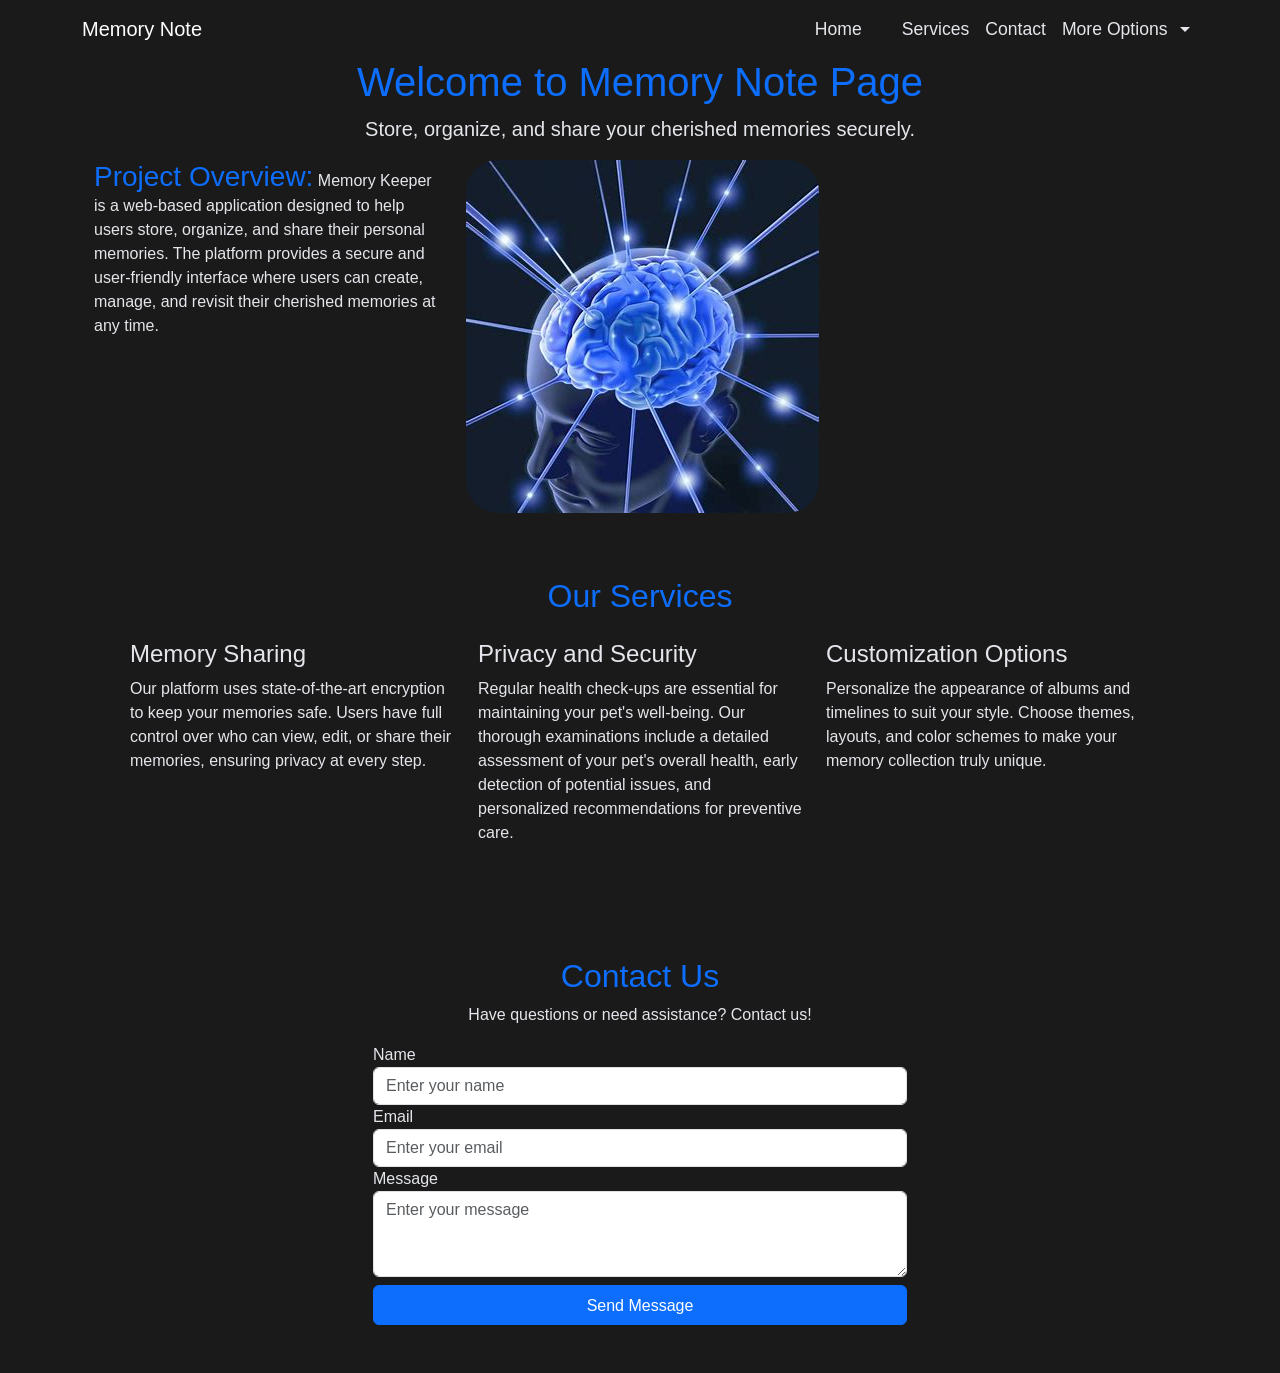
<file: templates/landing page.html>
<!-- [base64]
the updated code -->

<!-- templates/base.html -->
<!DOCTYPE html>
<html lang="en">

<head>
  <meta charset="UTF-8">
  <meta name="viewport" content="width=device-width, initial-scale=1.0">
  <title>landingpage</title>
  <link rel="icon" href="../static/uploads/icon-logo.png" type="img">
  <link rel="stylesheet" href="../static/web_and_share_css/bootstrap.min.css"> <!-- Link to Bootstrap CSS file -->
  <link rel="stylesheet" href="../static/web_and_share_css/bootstrap.min.css.map"> <!-- Link to Bootstrap CSS file -->
  <link rel="stylesheet" href="../static/home.css">
  <link rel="stylesheet" href="../static/home_header.css">
  <link rel="stylesheet" href="../static/home_divide.css">
  <link rel="stylesheet" href="../static/home_search.css">
  <!-- <link rel="stylesheet" href="../static//web_and_share_css/landingpage.css"> -->
  <link rel="stylesheet" href="https://cdnjs.cloudflare.com/ajax/libs/font-awesome/6.0.0-beta3/css/all.min.css">
</head>

<body>
  <!--  <header class="bg-gradient"> -->
    <nav class="navbar navbar-expand-lg navbar-dark ">
      <div class="container">
        <a class="navbar-brand" href="/web-page">Memory Note</a>
        <button class="navbar-toggler" type="button" data-toggle="collapse" data-target="#navbarNav"
          aria-controls="navbarNav" aria-expanded="false" aria-label="Toggle navigation">
          <span class="navbar-toggler-icon"></span>
        </button>
        <div class="collapse navbar-collapse" id="navbarNav">
          <ul class="navbar-nav ms-auto">
            <li class="nav-item active mx-4">
              <a class="nav-link" href="/">Home</a>
            </li>
            <li class="nav-item">
              <a class="nav-link" href="#services">Services</a>
            </li>
            <li class="nav-item">
              <a class="nav-link" href="#contact">Contact</a>
            </li>
            <li class="nav-item dropdown">
              <a class="nav-link dropdown-toggle" href="#" id="navbarDropdown" role="button" data-toggle="dropdown"
                aria-haspopup="true" aria-expanded="false">
                More Options
              </a>
              <div class="dropdown-menu" aria-labelledby="navbarDropdown">
                <a class="dropdown-item" href="/register">Login</a>
                <a class="dropdown-item" href="/login">Register</a>
                <div class="dropdown-divider"></div>
                <a class="dropdown-item" href="#">Help Center</a>
              </div>
            </li>
          </ul>
        </div>
      </div>
    </nav>
  </header>

  <!-- navbar section ---------->
  <!-- <nav class="navbar navbar-expand-lg bg-white ">
    <div class="container-fluid ">
      <a class="navbar-brand text-primary" href="#Memory Keeper">Memory Keeper</a>
      <button class="navbar-toggler" type="button" data-bs-toggle="collapse" data-bs-target="#navbarSupportedContent"
        aria-controls="navbarSupportedContent" aria-expanded="false" aria-label="Toggle navigation">
        <span class="navbar-toggler-icon"></span>
      </button>
      <div class="collapse navbar-collapse" id="navbarSupportedContent">
        <ul class="navbar-nav me-auto mb-2 mb-lg-0">
           <li class="nav-item">
                <a class="nav-link active" aria-current="page" href="#">Home</a>
              </li> -->
  <!-- <li class="nav-item">
            <a class="nav-link active" aria-current="page" href="login.html">Login</a>
          </li> -->

  <!-- <li class="nav-item">
            <a class="nav-link active" aria-current="page" href="register.html">Register</a>
          </li> -->
  <!-- <li class="nav-item">
            <a class="nav-link active" aria-current="page" href="#services">Services</a>
          </li> -->
  <!-- <li class="nav-item">
            <a class="nav-link active" aria-current="page" href="#Contact">Contact</a>
          </li> -->
  <!-- <li class="nav-item">
                <a class="nav-link Active" href="#">Link</a>
              </li> -->
  <!-- <li class="nav-item dropdown">
                <a class="nav-link dropdown-toggle" href="#" role="button" data-bs-toggle="dropdown" aria-expanded="false">
                  Dropdown
                </a>
                <ul class="dropdown-menu">
                  <li><a class="dropdown-item" href="#">Action</a></li>
                  <li><a class="dropdown-item" href="#">Another action</a></li>
                  <li><hr class="dropdown-divider"></li>
                  <li><a class="dropdown-item" href="#">Something else here</a></li>
                </ul>
              </li> -->
  <!-- 
        </ul>
        <form class="d-flex" role="search">
          <input class="form-control me-2" type="search" placeholder="Search" aria-label="Search">
          <button class="btn btn-outline-success text-primary" type="submit">Search</button>
        </form>
      </div>
    </div>
  </nav> -->

  <!-- navbar section end ---------->


  <div class="container">
    <div class="row">
      <div class="col-12">
        <div class="header">
          <h1 class="h1 text-center  text-primary  ali" id="MemoryKeeper">Welcome to Memory Note Page</h1>
          <p class="lead text-center">Store, organize, and share your cherished memories securely.</p>
        </div>



        <!-- home section ------>
        <div class="container ">
          <div class="row  home ">

            <div class="col-6 col-sm-4 memo"><span class="text-primary h3">Project Overview:</span>

              Memory Keeper is a web-based application designed to help users store, organize, and share their personal
              memories. The platform provides a secure and user-friendly interface where users can create, manage, and
              revisit
              their cherished memories at any time.
            </div>


            <div class="col-6 col-sm-4">
              <img src="../static/web_images/download.jfif " alt="img meomory" class=" pic  rounded-5">
            </div>
          </div>
        </div>


        <!-- Services Section -->
        <div class="container  p-5 " id="services">
          <h2 class="text-center py-3 text-primary">Our Services</h2>
          <div class="row ">
            <div class="col-lg-4">
              <h4>Memory Sharing</h4>
              <p class="justify-content-center">Our platform uses state-of-the-art encryption to keep your memories
                safe.
                Users have full control over who can view, edit, or share their memories, ensuring privacy at every
                step.

              </p>
            </div>
            <div class="col-lg-4">
              <h4>Privacy and Security</h4>
              <p>Regular health check-ups are essential for maintaining your pet's well-being. Our thorough examinations
                include a detailed assessment of your pet's overall health, early detection of potential issues, and
                personalized recommendations for preventive care.</p>
            </div>
            <div class="col-lg-4">
              <h4>Customization Options</h4>
              <p>Personalize the appearance of albums and timelines to suit your style. Choose themes, layouts, and
                color
                schemes to make your memory collection truly unique.</p>
            </div>
          </div>
        </div>


        <!-- Contact Section -->
        <div class="container py-5" id="Contact">
          <h2 class="text-center text-primary">Contact Us</h2>
          <p class="text-center">Have questions or need assistance? Contact us!</p>
          <div class="row justify-content-center">
            <div class="col-lg-6">
              <form>
                <div class="form-group">
                  <label for="name">Name</label>
                  <input type="text" class="form-control" id="name" name="name" placeholder="Enter your name"
                    autocomplete="name">
                </div>
                <div class="form-group">
                  <label for="email">Email</label>
                  <input type="email" class="form-control" id="email" name="email" placeholder="Enter your email"
                    autocomplete="email">
                </div>
                <div class="form-group">
                  <label for="message">Message</label>
                  <textarea class="form-control" id="message" name="message" rows="3" placeholder="Enter your message"
                    autocomplete="off"></textarea>
                </div>
                <button type="submit" class="btn btn-primary w-100 pt-2 mt-2">Send Message</button>
              </form>
            </div>
          </div>
        </div>

        <!-- JavaScript to handle modal and dropdown -->
        <script src="../static/home.js"></script>
        <script src="../static/search.js"></script>
</body>

</html>
</file>
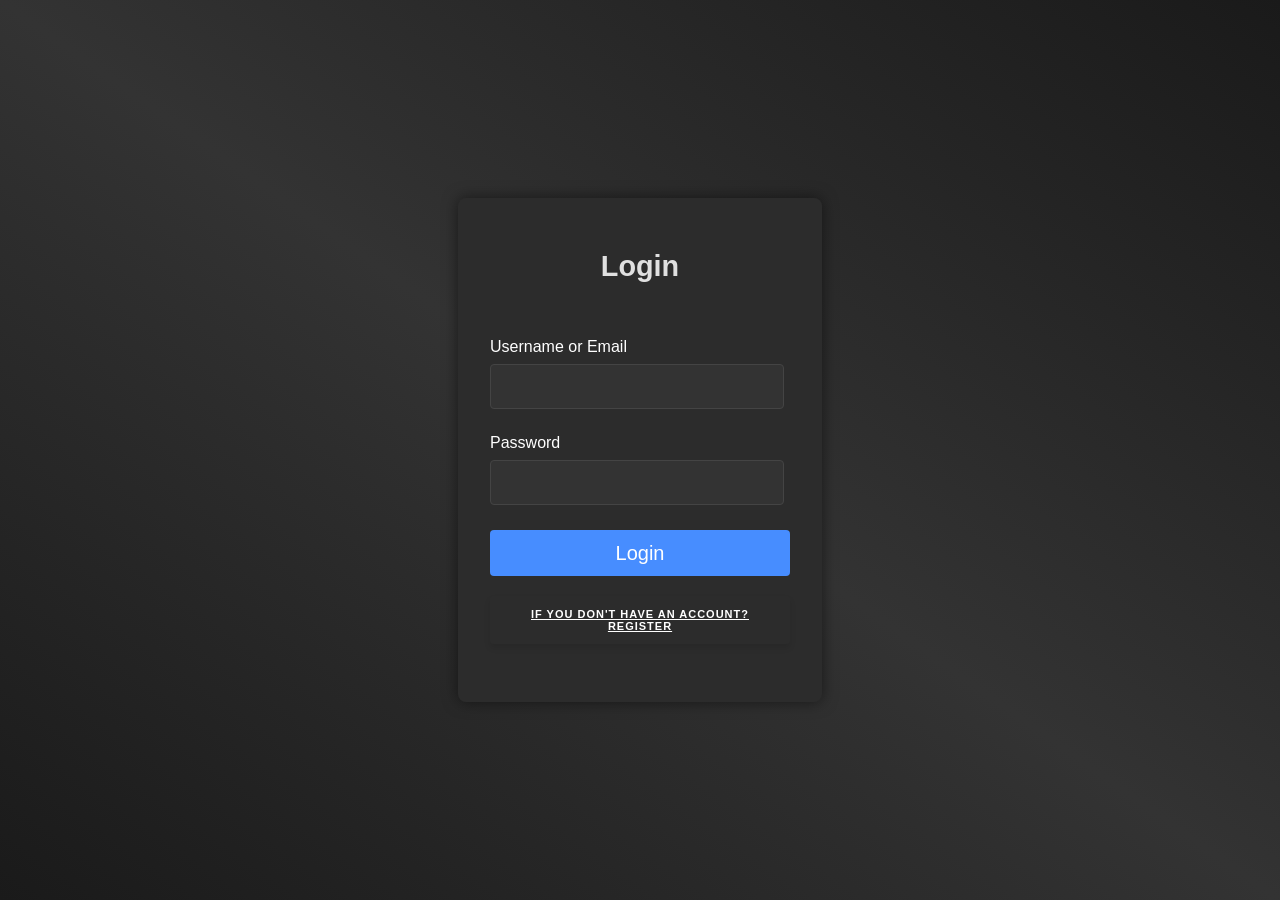
<file: templates/login.html>
<!DOCTYPE html>
<html lang="en">
<head>
    <meta charset="UTF-8">
    <meta name="viewport" content="width=device-width, initial-scale=1.0">
    <title>Login</title>
    <link rel="icon" href="../static/uploads/icon-logo.png" type="img">
    <link rel="stylesheet" href="../static/login.css">
</head>
<body>
    <div class="login-container">
        <h1>Login</h1>
        <form id="loginForm" action="/login" method="POST">
            <div class="input-group">
                <label for="username">Username or Email</label>
                <input type="text" id="username" name="username" required>
            </div>
            <div class="input-group">
                <label for="password">Password</label>
                <input type="password" id="password" name="password" required>
            </div>
            <button type="submit" id="login">Login</button>
        </form>
        <div class="register-button">
            <a href="/register" id="registerButton">If you don't have an account? Register</a>
        </div>
        <p id="error" style="color: red; text-align: center;"></p>
    </div>
    <script src="../static/login.js"></script>
</body>
</html>
</file>
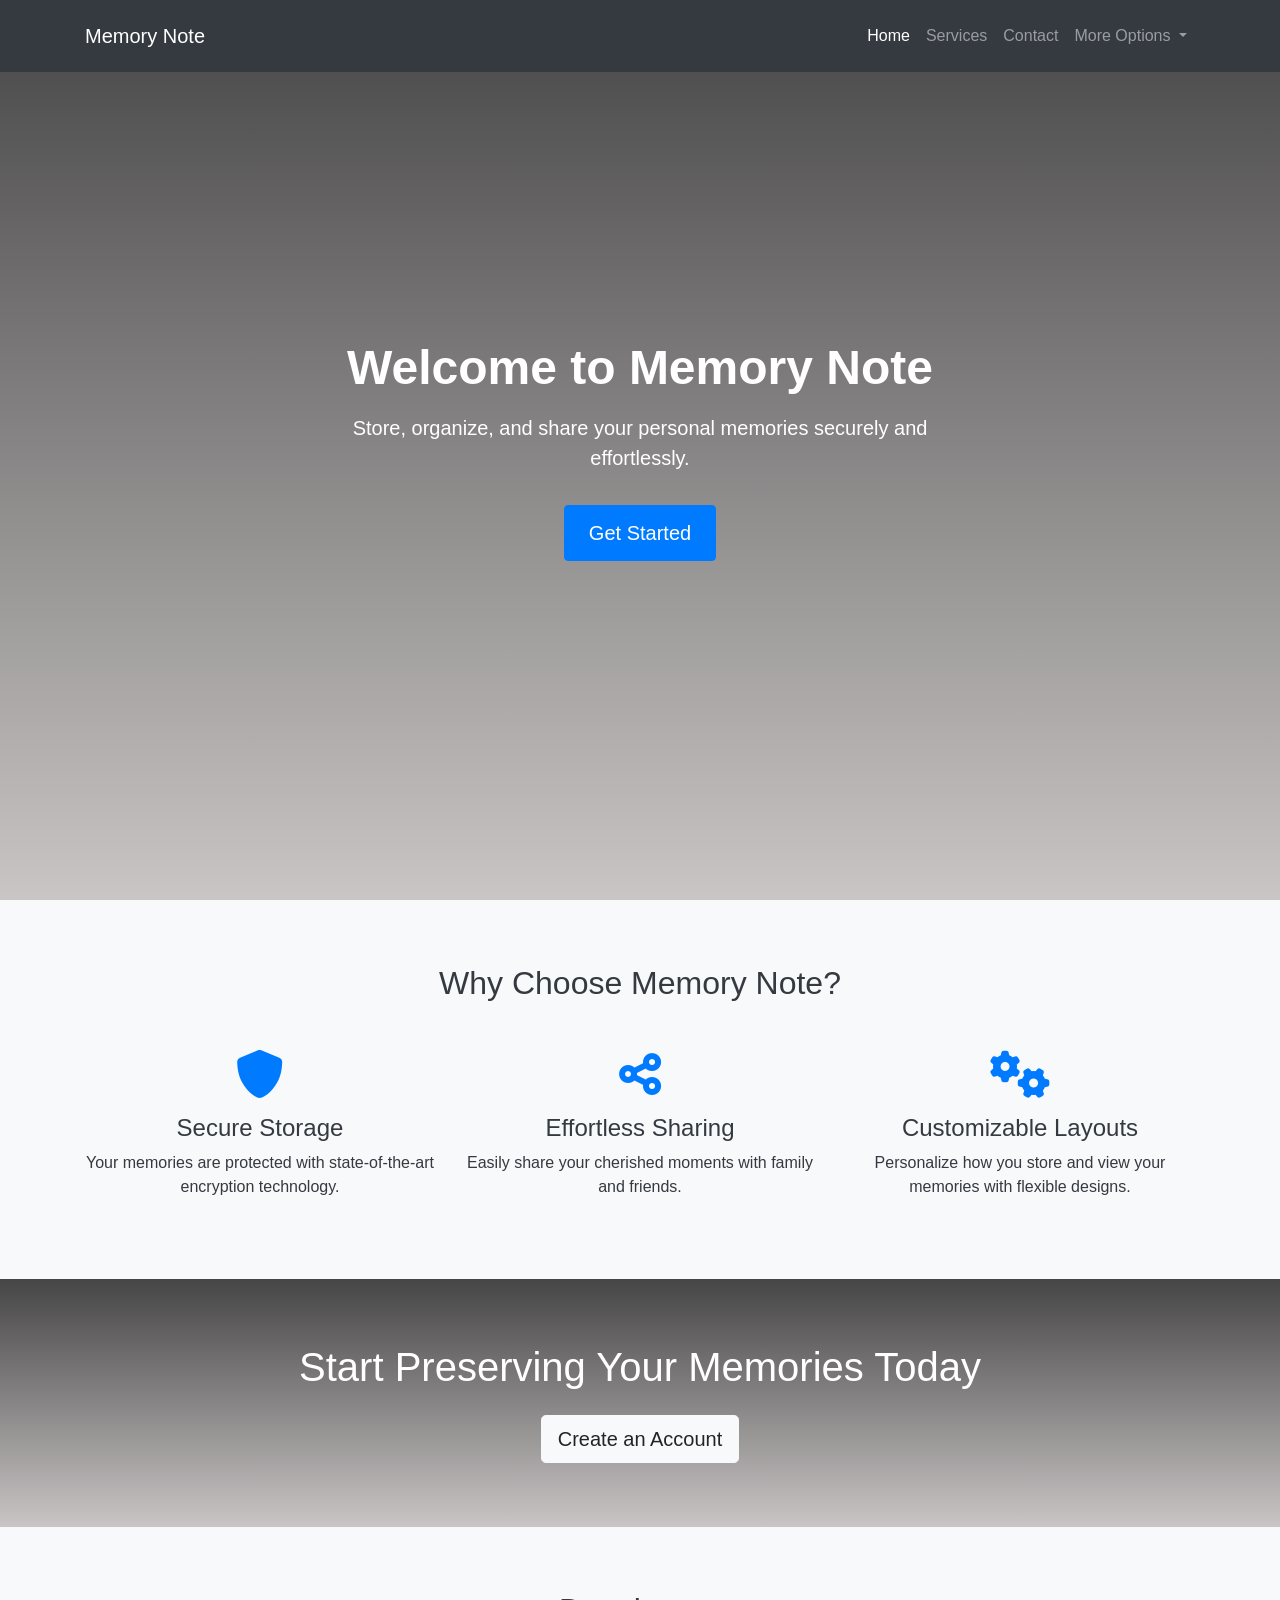
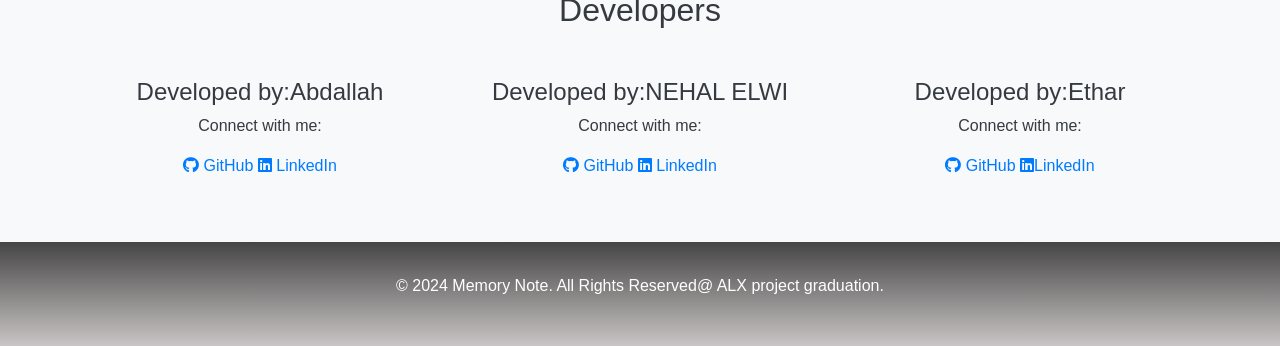
<file: templates/MemoryNotewebpage.html>
<!DOCTYPE html>
<html lang="en">

<head>
    <meta charset="UTF-8">
    <meta name="viewport" content="width=device-width, initial-scale=1.0">
    <title>MemoryNotewebpage</title>
    <link rel="icon" href="../static/uploads/icon-logo.png" type="img">
    <link rel="stylesheet" href="https://stackpath.bootstrapcdn.com/bootstrap/4.5.2/css/bootstrap.min.css">
    <link rel="stylesheet" href="https://cdnjs.cloudflare.com/ajax/libs/font-awesome/6.0.0-beta3/css/all.min.css">
    <link rel="stylesheet" href="../static/web_and_share_css/MemoryNotewebpage.css">

</head>

<body>
    <!-- Navigation Bar -->
    <header class="bg-gradient">
        <nav class="navbar navbar-expand-lg navbar-dark bg-dark p-3">
            <div class="container">
                <a class="navbar-brand" href="/web-page">Memory Note</a>
                <button class="navbar-toggler" type="button" data-toggle="collapse" data-target="#navbarNav"
                    aria-controls="navbarNav" aria-expanded="false" aria-label="Toggle navigation">
                    <span class="navbar-toggler-icon"></span>
                </button>
                <div class="collapse navbar-collapse" id="navbarNav">
                    <ul class="navbar-nav ml-auto">
                        <li class="nav-item active">
                            <a class="nav-link" href="/home">Home</a>
                        </li>
                        <li class="nav-item">
                            <a class="nav-link" href="#features">Services</a>
                        </li>
                        <li class="nav-item">
                            <a class="nav-link" href="/web-page#contact">Contact</a>
                        </li>
                        <li class="nav-item dropdown">
                            <a class="nav-link dropdown-toggle" href="#" id="navbarDropdown" role="button"
                                data-toggle="dropdown" aria-haspopup="true" aria-expanded="false">
                                More Options
                            </a>
                            <div class="dropdown-menu" aria-labelledby="navbarDropdown">
                                <a class="dropdown-item" href="/login">Login</a>
                                <a class="dropdown-item" href="/register">Register</a>
                                <div class="dropdown-divider"></div>
                                <a class="dropdown-item" href="#">Help Center</a>
                            </div>
                        </li>
                    </ul>
                </div>
            </div>
        </nav>
    </header>


    <!-- Header Section -->
    <header class="header">
        <div class="header-content">
            <h1>Welcome to Memory Note</h1>
            <p>Store, organize, and share your personal memories securely and effortlessly.</p>
            <a href="#features" class="btn btn-primary">Get Started</a>
        </div>
    </header>

    <!-- Features Section -->
    <section id="features" class="features">
        <div class="container text-center">
            <h2 class="mb-5">Why Choose Memory Note?</h2>
            <div class="row">
                <div class="col-lg-4">
                    <i class="fas fa-shield-alt feature-icon"></i>
                    <h4>Secure Storage</h4>
                    <p>Your memories are protected with state-of-the-art encryption technology.</p>
                </div>
                <div class="col-lg-4">
                    <i class="fas fa-share-alt feature-icon"></i>
                    <h4>Effortless Sharing</h4>
                    <p>Easily share your cherished moments with family and friends.</p>
                </div>
                <div class="col-lg-4">
                    <i class="fas fa-cogs feature-icon"></i>
                    <h4>Customizable Layouts</h4>
                    <p>Personalize how you store and view your memories with flexible designs.</p>
                </div>
            </div>
        </div>
    </section>

    <!-- Call to Action Section -->
    <section class="cta-section">
        <div class="container">
            <h2>Start Preserving Your Memories Today</h2>
            <a href="/register" class="btn btn-light btn-lg">Create an Account</a>
        </div>
    </section>

    <!-- Developer Section -->
    <!-- <div class="container developer-section d-flex ">
        <div class="row">
            <div class="column-lg-4 ">
                <h4>Developed by:NEHAL ELWI</h4>
                <p>Connect with me:</p>
                <a href="https://github.com/your-profile" target="_blank"><i class="fab fa-github"></i> GitHub</a>
                <a href="https://linkedin.com/in/your-profile" target="_blank"><i class="fab fa-linkedin"></i>
                    LinkedIn</a>

            </div>
        </div>
       
    </div>
    -->
    <section id="features" class="features">
        <div class="container text-center">
            <h2 class="mb-5">Developers</h2>
            <div class="row">
                <div class="col-lg-4">
                    <h4>Developed by:Abdallah</h4>
                    <p>Connect with me:</p>
                    <a href="https://github.com/AbdallahM19" target="_blank"><i class="fab fa-github"></i> GitHub</a>
                    <a href="https://www.linkedin.com/in/abdallah-mohamed-628416289/" target="_blank"><i class="fab fa-linkedin"></i>
                        LinkedIn</a>
                </div>
                <div class="col-lg-4">
                    <h4>Developed by:NEHAL ELWI</h4>
                    <p>Connect with me:</p>
                    <a href="https://github.com/nonaaaaaaaaa?tab=repositories" target="_blank"><i
                            class="fab fa-github"></i> GitHub</a>
                    <a href="https://www.linkedin.com/in/nehal-elwi-7b6748202/" target="_blank"><i
                            class="fab fa-linkedin"></i>
                        LinkedIn</a>
                </div>
                <div class="col-lg-4">
                    <h4>Developed by:Ethar</h4>
                    <p>Connect with me:</p>
                    <a href="https://github.com/Ethar7" target="_blank"><i class="fab fa-github"></i> GitHub</a>
                    <a href="https://www.linkedin.com/in/ethar-nabih-229603267" target="_blank"><i class="fab fa-linkedin"></i>LinkedIn</a>
                </div>

            </div>
        </div>
    </section>



    
    <footer class="footer">
        <div class="container text-center">
            <p>&copy; 2024 Memory Note. All Rights Reserved@ ALX project graduation.</p>
        </div>
    </footer>


    <script src="https://code.jquery.com/jquery-3.5.1.slim.min.js"></script>
    <script src="https://cdn.jsdelivr.net/npm/@popperjs/core@2.5.3/dist/umd/popper.min.js"></script>
    <script src="https://stackpath.bootstrapcdn.com/bootstrap/4.5.2/js/bootstrap.min.js"></script>
</body>

</html>
</file>
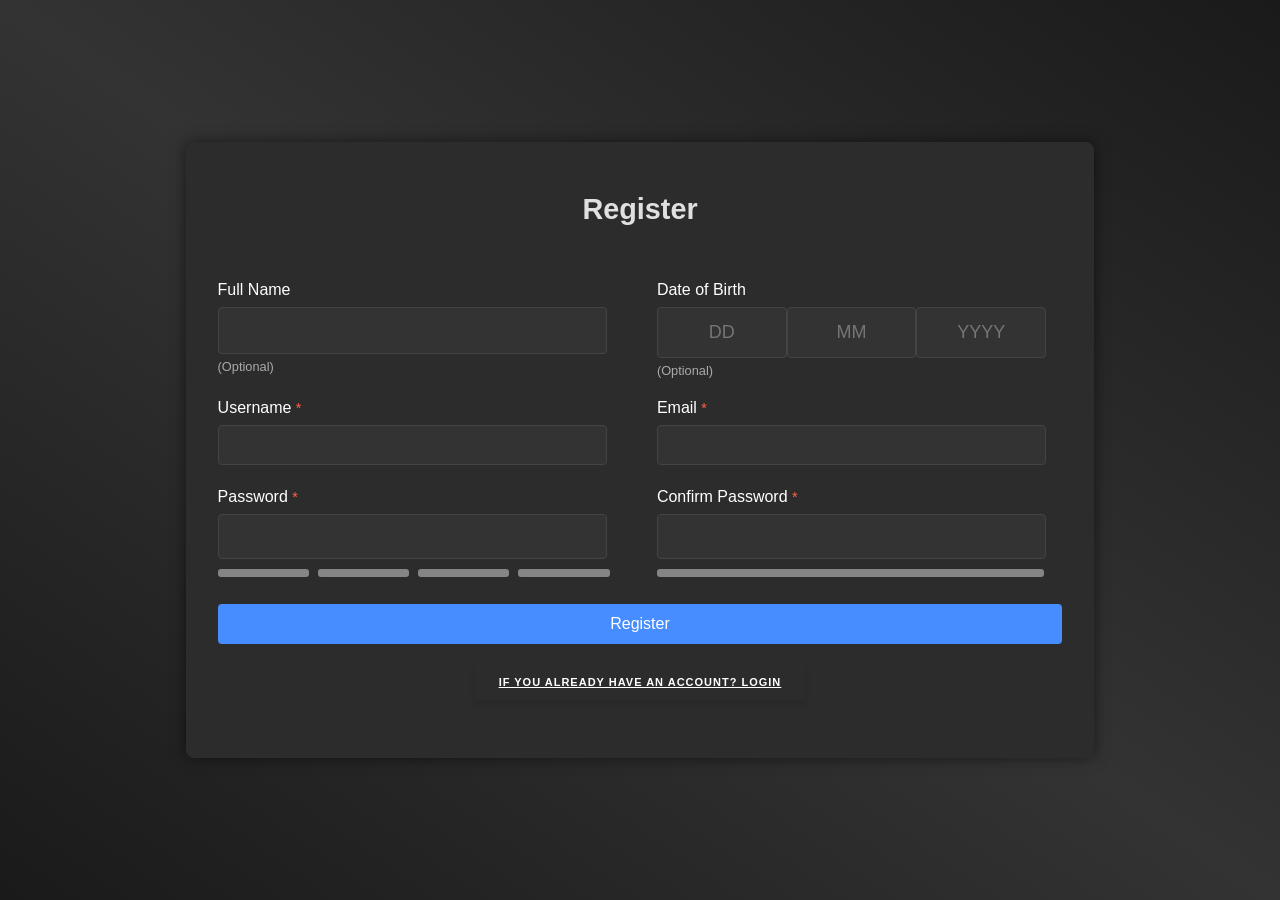
<file: templates/register.html>
<!DOCTYPE html>
<html lang="en">
<head>
    <meta charset="UTF-8">
    <meta name="viewport" content="width=device-width, initial-scale=1.0">
    <title>Register</title>
    <link rel="icon" href="../static/uploads/icon-logo.png" type="img">
    <link rel="stylesheet" href="../static/register.css">
</head>
<body>
    <div class="register-container">
        <h1>Register</h1>
        <form id="registerForm" action="/register" method="POST">
            <div class="input-row">
                <div class="input-group">
                    <label for="fullName">Full Name</label>
                    <input type="text" id="fullName" name="fullName">
                    <small class="optional">(Optional)</small>
                </div>
                <div class="input-group-dob">
                    <label for="day">Date of Birth</label>
                    <div class="dob-inputs">
                        <input id="day" name="day" placeholder="DD" min="1" max="31">
                        <input id="month" name="month" placeholder="MM" min="1" max="12">
                        <input id="year" name="year" placeholder="YYYY" min="1900" max="2024">
                    </div>
                    <small class="optional">(Optional)</small>
                </div>
            </div>
            <div class="input-row">
                <div class="input-group">
                    <label for="username">Username <span class="required">*</span></label>
                    <input type="text" id="username" name="username" required>
                </div>
                <div class="input-group">
                    <label for="email">Email <span class="required">*</span></label>
                    <input type="email" id="email" name="email" required>
                </div>
            </div>
            <div class="input-row">
                <div class="input-group-pass">
                    <label for="password">Password <span class="required">*</span></label>
                    <input type="password" id="password" name="password" required>
                    <div class="border-wrapper">
                        <div class="border"></div>
                        <div class="border"></div>
                        <div class="border"></div>
                        <div class="border"></div>
                    </div>
                </div>
                <div class="input-group">
                    <label for="confirmPassword">Confirm Password <span class="required">*</span></label>
                    <input type="password" id="confirmPassword" name="confirmPassword" required>
                    <div class="border-wrapper">
                        <div class="bordercon"></div>
                    </div>
                </div>
            </div>
            <button type="submit" id="register">Register</button>
        </form>
        <div class="login-button">
            <a href="/login" class="btn btn-primary">If you already have an account? Login</a>
        </div>
        <p id="error" style="color: red; text-align: center;"></p>
    </div>
    <script src="../static/register.js"></script>
</body>
</html>
</file>
<file: static/home.css>
/* Main CSS */
body {
    margin: auto;
    padding: auto;
    font-family: 'Roboto', sans-serif;
    background: #1a1a1a;
    color: #E4E6EB;
}

.home-container {
    width: 70%;
    margin: 2rem auto;
    padding: 1rem;
    background-color: #242526;
    border: 1px solid #1877F2;
    border-radius: 8px;
    box-shadow: 0 2px 10px rgba(0, 0, 0, 0.5);
    text-align: center;
}

.open-modal-button {
    padding: 0.7rem 1.5rem;
    border: 3px solid #1877F2;
    border-radius: 50px;
    background-color: #2D88FF;
    color: #fff;
    font-size: 1.2rem;
    cursor: pointer;
    transition: background-color 0.3s ease, transform 0.2s ease;
    display: inline-flex;
    align-items: center;
    justify-content: center;
}

.open-modal-button i {
    margin-right: 0.5rem;
}

.open-modal-button:hover {
    background-color: #1877F2;
    transform: scale(1.05);
}

.open-modal-button:active {
    background-color: rgb(0, 90, 217);
    transform: scale(1.05);
}

.modal {
    /* display: block; */
    display: none;
    position: fixed;
    z-index: 2;
    left: 0;
    top: 0;
    width: 100%;
    height: 100%;
    background-color: rgba(0, 0, 0, 0.8);
    animation: fadeIn 0.5s;
    overflow: auto;
}

.modal-content {
    background-color: #3A3B3C;
    margin: 5% auto;
    padding: 33px;
    border-radius: 12px;
    width: 80%;
    box-shadow: 0 2px 10px rgba(0, 0, 0, 0.5);
    animation: slideUp 0.5s;
}

#addMemoryForm {
    width: 96%;
}

.input-group-input,
.input-group-text {
    margin-bottom: 7px;
    text-align: left;
}

.input-group-text {
    width: 100%;
    padding: 0rem 1.6rem 0.8rem 0rem;
    border-radius: 8px;
    background-color: #4E4F50;
}

.input-group-text textarea {
    width: 100%;
    padding: 0.7rem;
    border-radius: 8px;
    background-color: #4E4F50;
    color: #E4E6EB;
    font-size: 1rem;
    resize: none;
    height: 222px;
    border: none;
}

#charCount {
    width: 100%;
    text-align: right;
    color: #888;
    font-size: 0.9rem;
    margin-top: 0.3rem;
}

.input-group-input input {
    width: 100%;
    padding: 0.8rem;
    border-radius: 8px;
    border: none;
    background-color: #4E4F50;
    color: #E4E6EB;
    font-size: 1rem;
}

.input-group-input-image {
    position: relative;
    display: flex;
    align-items: center;
    justify-content: center;
    margin-bottom: 10px;
    border: none;
    border-radius: 10px;
    color: #fff;
    background-color: #3A3B3C;
    cursor: pointer;
    transition: background-color 0.3s ease, transform 0.2s ease;
}

.input-group-input-image input {
    width: 100%;
}

.input-group-input-image:hover {
    background-color: #4E4F50;
    transform: scale(1.05);
}

.input-group-button {
    display: flex;
    justify-content: space-between;
    align-items: center;
    margin-bottom: 15px;
}

.post-button, .preview-button {
    padding: 0.8rem 1.8rem;
    border: none;
    border-radius: 50px;
    background-color: #2D88FF;
    color: #fff;
    font-size: 1rem;
    cursor: pointer;
    transition: background-color 0.3s ease, transform 0.2s ease;
    display: inline-flex;
    align-items: center;
    justify-content: center;
}

.preview-button {
    background-color: #3A3B3C;
    color: #E4E6EB;
}

.post-button:hover {
    background-color: #1877F2;
    transform: scale(1.05);
}

.preview-button:hover {
    background-color: #4E4F50;
    transform: scale(1.05);
}

.post-button i, .preview-button i,
.action-buttons i {
    margin-right: 0.5rem;
}

.buttons-and-result {
    display: flex;
    justify-content: space-between;
    align-items: center;
    margin-bottom: 20px;
    width: auto;
    padding: 0.8rem;
    width: 100%;
    border-radius: 8px;
    background-color: #4E4F50;
}

.action-buttons {
    display: flex;
    justify-content: center;
    flex-direction: column;
    padding: auto;
    margin-right: 25px;
    width: 30%;
}

.action-buttons button {
    margin-bottom: 10px;
    background-color: #3A3B3C;
    color: #E4E6EB;
    border: none;
    padding: 0.6rem 1.2rem;
    border-radius: 8px;
    display: flex;
    align-items: center;
    cursor: pointer;
    position: relative;
    transition: background-color 0.3s ease;
    width: 100%;
}

.action-buttons div {
    display: flex;
    justify-content: space-between;
    align-items: center;
}

.dropdown-button:hover,
.schedule-button:hover,
.calendar-button:hover {
    background-color: #4E4F50;
    transform: scale(1.05);
}

.dropdown-arrow {
    margin-left: auto;
    transition: transform 0.3s ease;
}

.dropdown-button.active .dropdown-arrow {
    transform: rotate(180deg);
}

.dropdown-button i {
    margin-right: 0.5rem;
}

#shareButtonResult,
#statusButtonResult {
    position: relative;
    display: flex;
    justify-content: space-between;
    align-items: center;
}

.dropdown-menu {
    display: none;
    position: absolute;
    background-color: #3A3B3C;
    border-radius: 8px;
    margin-top: 0.5rem;
    list-style: none;
    padding: 0.5rem 0;
    border-radius: 5px;
    box-shadow: 0 2px 10px rgba(0, 0, 0, 0.5);
    z-index: 2;
    width: 100%;
    top: 100%;
}

.dropdown-menu li {
    padding: 0.5rem;
    color: #E4E6EB;
    cursor: pointer;
    transition: background-color 0.3s ease;
}

.dropdown-menu li:hover {
    background-color: #4E4F50;
}

#imageUpload {
    display: block;
    margin: 0.5rem 0;
}

.imgUploaded {
    display: flex;
    flex-wrap: wrap;
    justify-content: space-evenly;
    align-items: center;
    width: 100%;
    margin-bottom: 5px;
    gap: 10px;
}

.imgUploaded .image-div {
    display: flex;
    justify-content: center;
    align-items: center;
    width: 66px; /* Set a fixed width for each image container */
    height: 66px; /* Set a fixed height for each image container */
    padding: 5px;
    border: 2px solid #ccc;
    border-radius: 5px;
    box-shadow: 0px 0px 15px rgba(0, 0, 0, 0.2);
    background-color: #ffffff;
}

.imgUploaded .image-div img {
    max-width: 100%;
    max-height: 100%;
    width: auto;
    height: auto;
    border-radius: 5px;
    box-shadow: 0px 0px 10px rgba(0, 0, 0, 0.1);
    object-fit: contain;
}

.schedule-input {
    margin-top: 1rem;
    padding: 0.5rem;
    border-radius: 8px;
    border: 1px solid #1877F2;
    background-color: #3A3B3C;
    color: #E4E6EB;
}

@keyframes fadeIn {
    from { opacity: 0; }
    to { opacity: 1; }
}

@keyframes slideUp {
    from { transform: translateY(50%); }
    to { transform: translateY(0); }
}
</file>
<file: static/home_header.css>
header {
    display: flex;
    justify-content: space-between;
    align-items: center;
    padding: 15px 23px;
    background-color: #242526;
    box-shadow: 0 2px 10px rgba(0, 0, 0, 0.5);
    height: 44px;
    border-radius: 5px;
}

.logo img {
    max-height: 40px;
    transition: transform 0.3s ease;
}

.logo img:hover {
    transform: scale(1.1);
}

.site-navigation {
    display: flex;
    gap: 1.5rem;
}

.nav-link {
    text-decoration: none;
    color: #E4E6EB;
    font-size: 1.1rem;
    font-weight: 500;
    display: inline-flex;
    align-items: center;
    gap: 0.5rem;
    transition: color 0.3s ease, transform 0.2s ease;
}

.nav-link:hover {
    color: #2D88FF;
    transform: scale(1.1);
}

.profile {
    display: flex;
    align-items: center;
}

.profile-button {
    text-decoration: none;
    color: #E4E6EB;
    font-size: 1.1rem;
    display: inline-flex;
    align-items: center;
    justify-content: center; /* Center the content horizontally */
    background-color: antiquewhite;
    width: 30px;
    height: 30px;
    border-radius: 50%;
    gap: 0.5rem;
    transition: color 0.3s ease, transform 0.2s ease;
    overflow: hidden; /* Ensure the image does not exceed the button boundaries */
}

.profile-button img {
    width: 100%; /* Take up the full width of the button */
    height: 100%; /* Take up the full height of the button */
    object-fit: cover; /* Cover the area without losing aspect ratio */
    border-radius: 50%; /* Match the border radius of the button to maintain the circle shape */
    transition: transform 0.3s ease; /* Smooth transition for transformations */
}

.profile-button:hover {
    color: #2D88FF;
    transform: scale(1.1); /* Slightly enlarge the button on hover */
}
</file>
<file: static/home_divide.css>
.buttons-and-result .results {
    display: flex;
    justify-content: center;
    align-items: center;
    width: 62%;
    height: 175px;
    border: 1px solid #1877F2;
    border-radius: 9px;
    box-shadow: 0px 0px 10px rgb(0, 0, 0);
    margin-bottom: 10px;
    padding: 5px 15px 0px 15px;
}

/* Container */
.scheduler, .class_public,
.class_private, .class_draft,
.class_just, .class_friends,
.class_everyone, .calendar {
    /* display: block; */
    display: none;
    border-radius: 10px;
    width: 100%;
    margin: auto;
    padding: 5px 15px 0px 15px;
}

.class_public h4, .class_private h4, .class_draft h4,
.class_just h4, .class_friends h4, .class_everyone h4,
.calendar h4 {
    font-size: 16px;
    color: rgb(255, 255, 255);
}

/* Input Fields */
#schedule-options, #calendar-options {
    display: flex;
    align-items: center;
    height: 48px;
    margin-bottom: 10px;
}

#schedule-options input, #calendar-options input,
#schedule-options select, #calendar-options select {
    /* width: 150px; */
    width: 100%;
    height: 100%;
    padding: 10px;
    font-size: 14px;
    color: rgb(33, 33, 33);
    border: 1px solid #ccc;
    border-radius: 5px;
    box-sizing: border-box;
    border: 1px solid #1877F2;
}

/* Confirm Button */
.schedule-confirm {
    text-align: center;
}

#schedule-button {
    background-color: #007bff;
    color: #fff;
    font-size: 16px;
    padding: 10px 20px;
    border: none;
    border-radius: 5px;
    cursor: pointer;
    margin-bottom: 10px;
    transition: background-color 0.3s ease;
}

#schedule-button:hover {
    background-color: #0056b3;
}
</file>
<file: static/home_search.css>
.search-container {
    position: relative;
    width: 44%;
    margin-right: 10%;
}

.searchInput {
    width: 100%;
    padding: 12px 50px 12px 20px;
    border-radius: 25px;
    border: none;
    outline: none;
    font-size: 16px;
    background-color: rgb(60, 60, 66);
    color: #E4E6EB;
    transition: all 0.3s ease-in-out;
}

.searchInput:focus {
    box-shadow: 0 0 15px rgba(0, 0, 0, 0.2);
    background-color: rgb(66, 66, 66);
}

.searchButton {
    position: absolute;
    right: -66px;
    top: 50%;
    transform: translateY(-50%);
    background-color: #1877F2;
    border: none;
    border-radius: 50%;
    width: 35px;
    height: 35px;
    display: flex;
    justify-content: center;
    align-items: center;
    cursor: pointer;
    transition: background-color 0.3s ease;
}

.searchButton:hover {
    background-color: #145DB2;
}

.searchButton svg {
    width: 20px;
    height: 20px;
    color: rgb(228, 230, 235);
}

/* Search results container */
.search-results-container {
    margin: 20px auto;
    width: 90%;
    max-width: 1200px;
}

.search-results-container h1 {
    font-size: 28px;
    text-align: center;
    background-image: linear-gradient(to left top, #0267ff, #93a7d3);
    color: transparent;
    background-clip: text;
    margin-bottom: 20px;
}

.search-results-container h2 {
    font-size: 24px;
    background-image: linear-gradient(to left top, #0267ff, #93a7d3);
    color: transparent;
    background-clip: text;
    border-left: 2px solid #93a7d3;
    border-radius: 5px;
    margin-bottom: 20px;
    padding-left: 10px;
}

/* Search result items */
.search-results {
    display: flex;
    flex-direction: column;
    gap: 20px;
}

.search-result-item {
    background-color: #464646;
    padding: 20px;
    border-radius: 10px;
    border-left: 2px solid #f4f4f4;
    border-right: 2px solid #f4f4f4;
    box-shadow: 0px 4px 8px rgba(0, 0, 0, 0.1);
    transition: transform 0.2s;
}

.search-result-item:hover {
    transform: translateY(-5px);
}

.search-result-item h3 {
    font-size: 22px;
    color: #4267B2;
    margin: auto;
}

.search-result-item p {
    font-size: 16px;
    color: #d1d1d1;
    margin-bottom: 15px;
}

.search-result-item .view-details {
    font-size: 14px;
    color: #4267B2;
    text-decoration: none;
    background-color: #464646;
    padding: 8px 12px;
    border-radius: 5px;
    transition: background-color 0.2s;
}

.search-result-item .view-details:hover {
    background-color: #D8DADF;
}

/* Modal styles */
.modal {
    display: none; /* Hidden by default */
    position: fixed; /* Stay in place */
    z-index: 1000; /* Sit on top */
    left: 0;
    top: 0;
    width: 100%;
    height: 100%;
    overflow: auto; /* Enable scroll if needed */
    background-color: rgba(0, 0, 0, 0.5); /* Black w/ opacity */
}

/* Memory modal content */
.memory-modal-content {
    background-color: #ffffff;
    margin: 15% auto; /* 15% from the top and centered */
    padding: 20px;
    border: 1px solid #888;
    width: 80%; /* Could be more or less, depending on screen size */
    border-radius: 8px;
    box-shadow: 0px 0px 15px rgba(0, 0, 0, 0.5);
    max-width: 600px;
}

.memory-modal-content .photos {
    display: grid;
    grid-template-columns: repeat(auto-fit, minmax(120px, 1fr));
    gap: 15px;
    margin-top: 8%;
}

.memory-modal-content .photos div {
    display: flex;
    justify-content: center;
    align-items: center;
    padding: 5px;
    border: 1px solid #ccc;
    border-radius: 8px;
    box-shadow: 0px 0px 10px rgba(0, 0, 0, 0.1);
    background-color: #f9f9f9;
    transition: transform 0.2s ease, box-shadow 0.2s ease;
    margin-bottom: 15px;
}

.memory-modal-content .photos div:hover {
    transform: scale(1.05);
    box-shadow: 0px 0px 15px rgba(0, 0, 0, 0.2);
}

/* Images */
.memory-modal-content .photos img {
    max-width: 100%;
    max-height: 100%;
    object-fit: cover;
    border-radius: 5px;
}

/* User modal content */
.user-modal-content {
    background-color: #f4f4f4;
    margin: 15% auto; /* 15% from the top and centered */
    padding: 20px;
    border: 1px solid #888;
    width: 80%; /* Could be more or less, depending on screen size */
    border-radius: 8px;
    box-shadow: 0px 0px 15px rgba(0, 0, 0, 0.5);
    max-width: 600px;
}

.user-modal-content .photos {
    display: grid;
    grid-template-columns: repeat(auto-fit, minmax(120px, 1fr));
    gap: 15px;
    margin-top: 8%;
}

.user-modal-content .photos div {
    display: flex;
    justify-content: center;
    align-items: center;
    padding: 5px;
    border: 1px solid #ccc;
    border-radius: 8px;
    box-shadow: 0px 0px 10px rgba(0, 0, 0, 0.1);
    background-color: #f9f9f9;
    transition: transform 0.2s ease, box-shadow 0.2s ease;
    margin-bottom: 15px;
}

.user-modal-content .photos div:hover {
    transform: scale(1.05);
    box-shadow: 0px 0px 15px rgba(0, 0, 0, 0.2);
}

.user-modal-content img {
    max-width: 100%;
    max-height: 100%;
    object-fit: cover;
    border-radius: 5px;
}

.close-button {
    color: #aaa;
    float: right;
    font-size: 28px;
    font-weight: bold;
}

.close-button:hover,
.close-button:focus {
    color: black;
    text-decoration: none;
    cursor: pointer;
}
</file>
<file: static/web_and_share_css/landingpage.css>
body {
    margin: 0;
    padding: 0;
    width: 100%;
   
    font-family: 'Poppins', sans-serif;
    background: linear-gradient(to right top, #4f4b4b, #333333, #1a1a1a);
   
    font-size: 16px;
    line-height: 1.6;
}

#MemoryKeeper {
    padding-top: 200px;
    text-align: center;
    /* height: 100vh; */
  /* font: 1em poppins; */
  /* animation: slideIn 4s ; */
}
    /*
 */
/* } */

@keyframes slideIn {
    0% {
        transform: translateX(-100%);
    }
    25% {
        transform: translateX(25%);
    }
    75% {
        transform: translateX(0%);
    }
    100% {
        transform: translateX(-100%);
    }
}

.container {
    
   
    justify-content: center;
    align-items: center;
    
    /* background: linear-gradient(to right top, #4f4b4b, #333333, #1a1a1a); */
    justify-content: center;
   
    color: white;
   /* margin-left: 25%; */
    justify-content: center;
    align-items: center;
    /* color: black; */
   
    /* background: linear-gradient(to right top, #4f4b4b, #333333, #1a1a1a); */
   
}

 .pic {
   align-self: center;
    border-radius: 50%;
    margin-bottom: 20px;
    margin-left: 30px;
} 

/* .memo{
   
    text-align: center;
    
    font-size: 1.2em;
    animation: slideInLeft 2.5s ease-out; 
} */

/* @keyframes slideInLeft {
    from {
        opacity: 0;
        transform: translateX(-100%);
    }
        to {
            opacity: 1;
            transform: translateX(0);
        }
       
    } 
  */
.home{
    padding-top: 100px;
    text-align: center;
    font-size: 1.2em;
    padding-left: 25%;
    
} 

.navbar{
    /* display: flex; */
    justify-content: center;
    align-items: center;
    background-color: #333;
    color: white;
    /* padding: 10px; */
    margin: 0;
    position: fixed;
    width: 100%;
    top: 0;
    z-index: 1000;
}
</file>
<file: static/login.css>
body {
    margin: 0;
    padding: 0;
    font-family: Arial, sans-serif;
    background-color: #1a1a1a;
    background: linear-gradient(to right top, #1a1a1a, #333333, #1a1a1a);
    display: flex;
    justify-content: center;
    align-items: center;
    height: 100vh;
    color: #fff;
}

.login-container {
    background-color: #2c2c2c;
    padding: 2rem;
    border-radius: 8px;
    box-shadow: 0 0 15px rgba(0, 0, 0, 0.5);
    width: 300px;
    text-align: center;
}

h1 {
    font-size: 1.8rem;
    color: #e0e0e0;
    margin-bottom: 55px;
}

.input-group {
    margin-bottom: 25px;
    text-align: left;
}

.input-group label {
    display: block;
    margin-bottom: 8px;
    font-size: 16px;
}

.input-group input {
    width: 90%;
    padding: 0.7rem;
    border-radius: 4px;
    border: 1px solid #444;
    background-color: #333;
    color: #fff;
    font-size: 18px;
}

.input-group input:focus {
    outline: none;
    border-color: #555;
}

#login {
    width: 100%;
    padding: 0.7rem;
    border: none;
    border-radius: 4px;
    background-color: #478dff;
    color: #fff;
    font-size: 20px;
    cursor: pointer;
    transition: background-color 0.3s ease;
}

#login:hover {
    background-color: #0037ff;
    transform: translateY(-1px);
    box-shadow: 0 8px 12px rgba(0, 0, 0, 0.15);
}

.register-button {
    text-align: center;
    margin: 10px auto;
}

#registerButton {
    display: inline-block;
    padding: 12px 24px;
    margin: 10px auto;
    border: none;
    border-radius: 4px;
    cursor: pointer;
    transition: all 0.3s ease;
    font-size: 11px;
    font-weight: bold;
    letter-spacing: 1px;
    text-transform: uppercase;
    color: #fff;
    box-shadow: 0 4px 6px rgba(0, 0, 0.1, 0.1);
}
</file>
<file: static/web_and_share_css/MemoryNotewebpage.css>
body {
    font-family: Arial, sans-serif;
    background-color: #f8f9fa;
    color: #343a40;
}
.header {
    height: 100vh;
    /* background-image: url('../web_images/download\ \(1\).jfif'); */

    background-size: cover;
    background-position: center;
    position: relative;
    display: flex;
    background: linear-gradient(    rgba(35, 34, 34, 0.837),    rgba(155, 145, 145, 0.5) );
    /* background-color: rgb(18, 18, 18); */
    justify-content: center;
    align-items: center;
    color: #ffffff;
}
.header-content {
    text-align: center;
    max-width: 600px;
}
.header-content h1 {
    font-size: 3rem;
    font-weight: bold;
    margin-bottom: 1rem;
}
.header-content p {
    font-size: 1.25rem;
    margin-bottom: 2rem;
}
.btn-primary {
    font-size: 1.25rem;
    padding: 0.75rem 1.5rem;
}
.features {
    padding: 4rem 0;
}
.feature-icon {
    font-size: 3rem;
    color: #007bff;
    margin-bottom: 1rem;
}
.cta-section {
    background: linear-gradient(    rgba(35, 34, 34, 0.837),    rgba(155, 145, 145, 0.5) );
    color: #ffffff;
    padding: 4rem 0;
    text-align: center;
}
.cta-section h2 {
    font-size: 2.5rem;
    margin-bottom: 1.5rem;
}
footer {
    background: linear-gradient(    rgba(35, 34, 34, 0.837),    rgba(155, 145, 145, 0.5) );
    color: #ffffff;
    padding: 2rem 0;
}
footer a {
    color: #ffffff;
    margin-right: 1rem;
}
.developer-section {
    padding: 2rem 0;
    background-color: #f1f1f1;
    text-align: center;
}
.developer-section a {
    color: #007bff;
    margin: 0 1rem;
    font-size: 1.25rem;
}
.navbar {
    position: fixed;
    width: 100%;
    z-index: 1000;
   
}
</file>
<file: static/register.css>
body {
    margin: 0;
    padding: 0;
    font-family: Arial, sans-serif;
    background-color: #1a1a1a;
    background: linear-gradient(to right top, #1a1a1a, #333333, #1a1a1a);
    display: flex;
    justify-content: center;
    align-items: center;
    height: 100vh;
    width: 100%;
    color: #fff;
}

.register-container {
    background-color: #2c2c2c;
    padding: 2rem;
    border-radius: 8px;
    box-shadow: 0 0 15px rgba(0, 0, 0, 0.5);
    width: 66%;
    text-align: center;
}

h1 {
    font-size: 1.8rem;
    color: #e0e0e0;
    margin-bottom: 55px;
}

.input-row {
    display: flex;
    justify-content: space-between;
    margin-bottom: 2.5%;
}

.input-group,
.input-group-dob,
.input-group-pass {
    width: 48%;
    text-align: left;
}

.input-group label,
.input-group-dob label,
.input-group-pass label {
    display: block;
    margin-bottom: 8px;
    font-size: 16px;
}

.input-group input,
.input-group-pass input,
.dob-inputs input {
    width: 90%;
    padding: 0.7rem;
    border-radius: 4px;
    border: 1px solid #444;
    background-color: #333;
    color: #fff;
    font-size: 16px;
    height: 24%;
    transition: background 0.5s ease, border-color 0.5s
}

.dob-inputs {
    display: flex;
    text-align: left;
    width: 96%;
}

.dob-inputs input {
    text-align: center;
    font-size: 18px;
    padding: 14px;
    width: 30%;
}

.input-group input:focus,
.dob-inputs input:focus,
.input-group-pass input:focus {
    outline: none;
    border-color: #555;
    box-shadow: 0 0 10px rgba(0, 150, 136, 0.5);
}

.required {
    color: #ff6347;
    font-size: 0.9rem;
}

.optional {
    font-size: 0.8rem;
    color: #aaa;
    display: block;
    margin-top: 0.3rem;
}

button {
    width: 100%;
    padding: 0.7rem;
    border: none;
    border-radius: 4px;
    margin-top: 1%;
    background-color: #478dff;
    color: #fff;
    font-size: 1rem;
    cursor: pointer;
    transition: background-color 0.3s ease;
}

button:hover {
    background-color: #0037ff;
}

.border-wrapper {
    display: flex;
    align-items: center;
    gap: 9px;
    margin-top: 10px;
}

.border {
    width: 22.5%;
    height: 8px;
    background-color: rgb(133, 133, 133);
    transition: background-color 0.3s ease;
    border-radius: 3px;
}

.bordercon {
    width: 95.5%;
    height: 8px;
    background-color: rgb(133, 133, 133);
    transition: background-color 0.3s ease;
    border-radius: 3px;
}

/* login-button */
.login-button {
    text-align: center;
    margin: 10px auto;
}

.btn-primary {
    display: inline-block;
    padding: 12px 24px;
    margin: 10px auto;
    border: none;
    border-radius: 4px;
    cursor: pointer;
    transition: all 0.3s ease;
    font-size: 11px;
    font-weight: bold;
    letter-spacing: 1px;
    text-transform: uppercase;
    color: #fff;
    box-shadow: 0 4px 6px rgba(0, 0, 0.1, 0.1);
}
</file>
